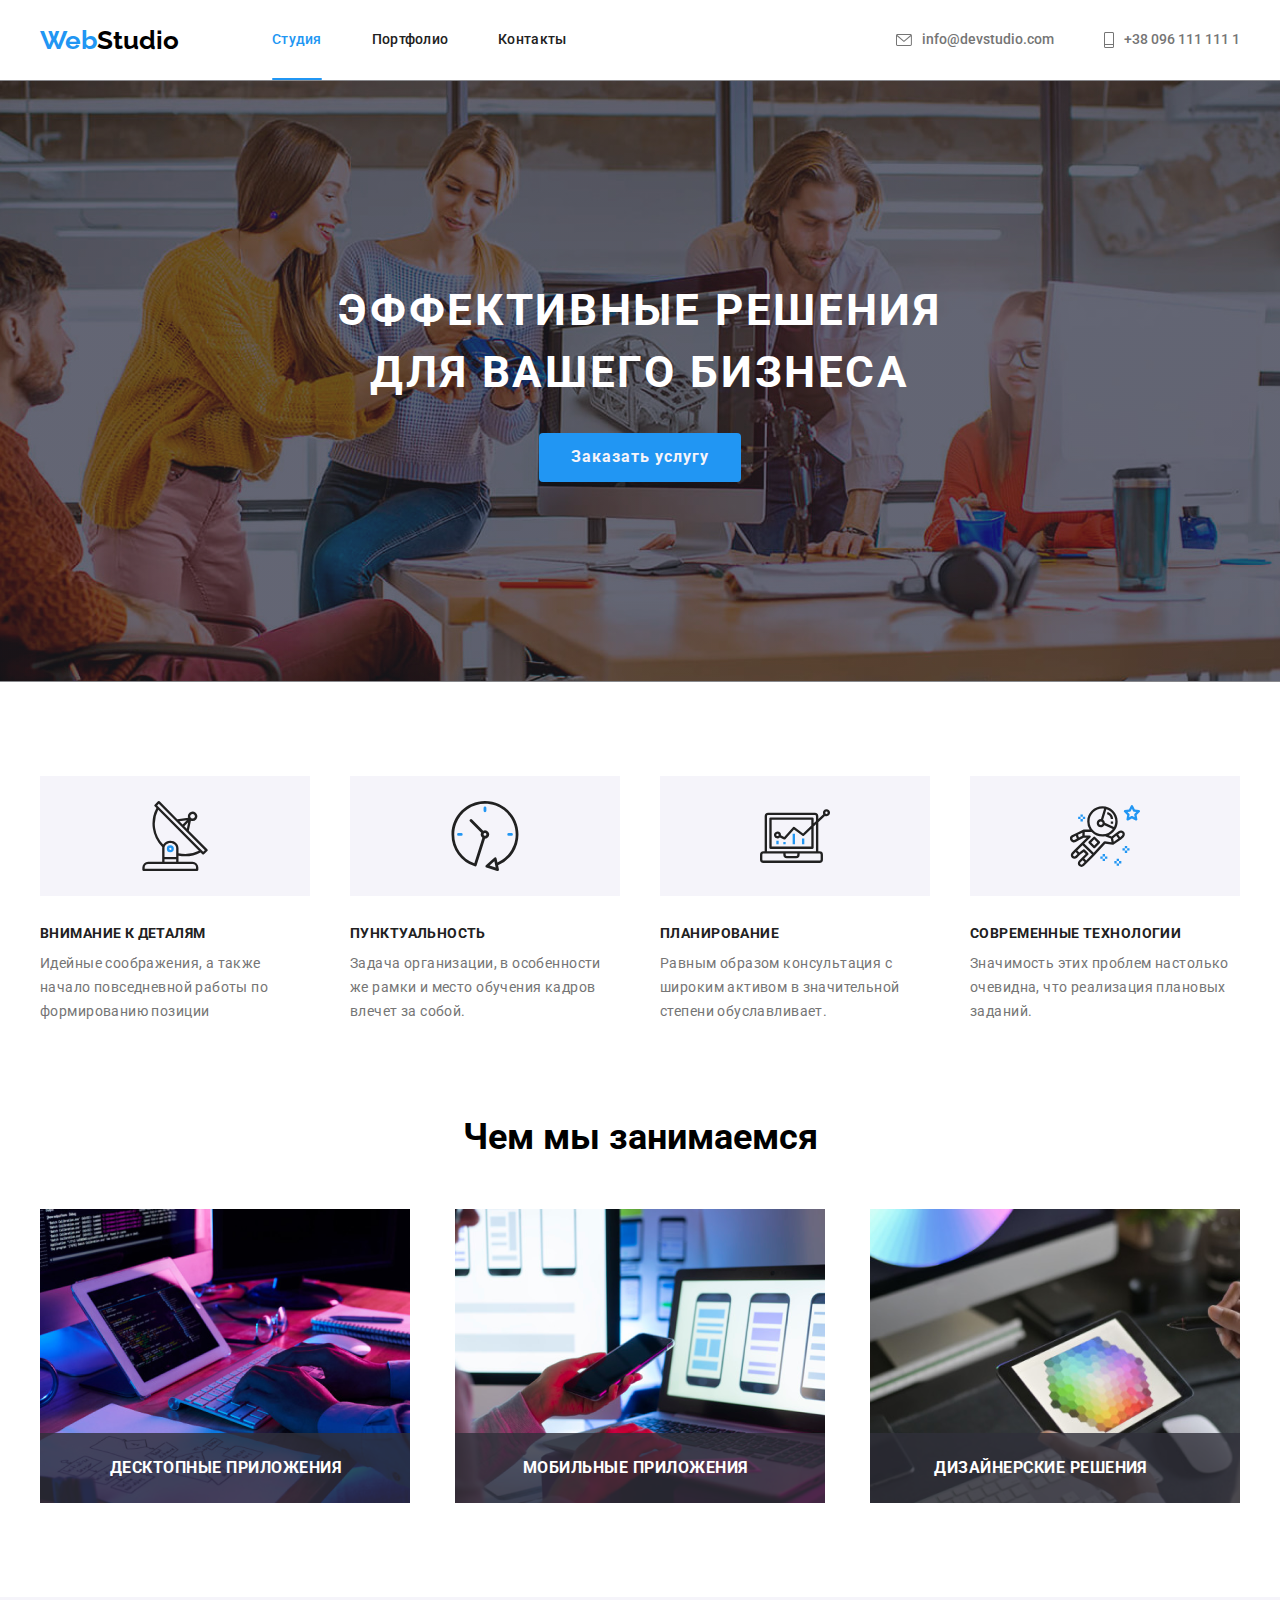
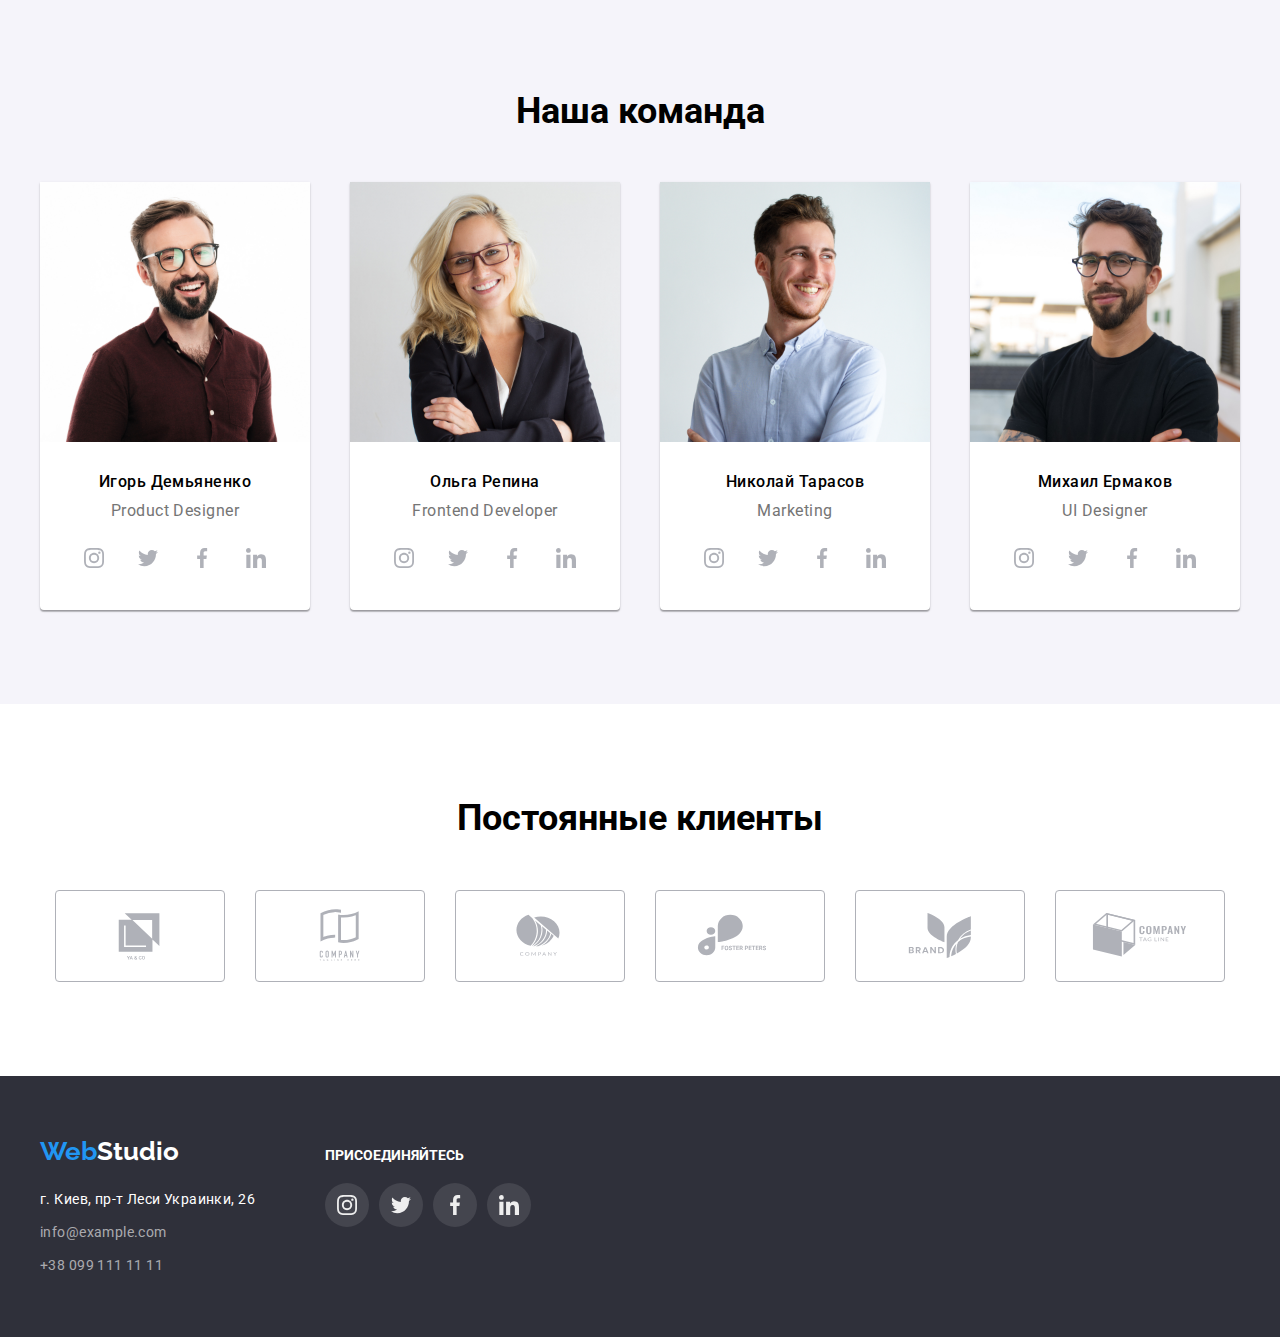
<file: index.html>
<!DOCTYPE html>
<html lang="ru">
<head>
  <meta charset="UTF-8">
  <meta http-equiv="X-UA-Compatible" content="IE=edge">
  <meta name="viewport" content="width=device-width, initial-scale=1.0">
 <title>WebStudio</title>
 <link href="https://fonts.googleapis.com/css2?family=Raleway:wght@700&family=Roboto:wght@400;500;700;900&display=swap" rel="stylesheet"> 
 <link rel="stylesheet" href="https://cdnjs.cloudflare.com/ajax/libs/modern-normalize/1.1.0/modern-normalize.min.css">
 <link rel="stylesheet" href="./css/styles.css"/>
 </head>

<body>

<!--- Шапка сайта -->
 
  <header>
    <div  class="container page-header">
    <nav class="site-nav">
      <a href="./index.html" class="logo logos" lang="en" style= "color: #2196F3;">Web<span class="logo-second logos">Studio</span></a>
      <ul class="nav">
            <li class="item">
              <a href="./studio.tml" class="link  current" style= "color: #2196F3;">Студия</a>
            </li>
            <li class="item"><a href="./portfolio.html" class="link">Портфолио</a>
            </li>
            <li class="item"><a href="" class="link">Контакты</a>
            </li>
          </ul>
      </nav>
      
        <ul class="contact-nav">
        <li>
           <a class="nav-contact" href="mailto:info@devstudio.com" > 
              <svg class="icon-mail" width = "16" height = "12" >
            <use href="./images/icons.svg#envelope"></use>
          </svg>info@devstudio.com</a>
        </li>
       <li>
          <a class="nav-contact"   href="tel:+380961111111" ><svg class="icon-item" width = "10" height = "16">
            <use href="./images/icons.svg#smartfone"></use></svg>+38 096 111 111 1 </a>
          </li>
         </ul>
        </div>
      
  </header>
 <main>


<section class="hero">
  <div class="container">
  <h1 class="hero-title">Эффективные решения  для вашего бизнеса</h1>
 <button type="button" class="button-header" data-modal-open>Заказать услугу</button>
</div>
</section>

<!-- характеристики -->

<section class="section">
  <div class="container">


  <h2 class="visually-hidden"> Характеристики </h2>
   <ul class="featurest-list">
   <li class="item ">
     <div class=" rectangia ">
    <svg  width = "70" height = "70">
      <use href="./images/icons.svg#antenna"></use>
    </svg>
  </div>
    <h3 class="section-title"> Внимание к деталям </h3>
     <p class="feature-text"> Идейные соображения, а также начало повседневной работы по формированию позиции</p>
  </li>
  <li class="item">
    <div class=" rectangia ">
    <svg  width = "70" height = "70">
      <use href="./images/icons.svg#clock"></use>
    </svg>
    </div>
    <h3 class="section-title">Пунктуальность</h3>
    <p class="feature-text"> Задача организации, в особенности же рамки и место обучения кадров влечет за собой. </p>
  </li>
  
  <li class="item">
    <div class=" rectangia ">
    <svg  width = "70" height = "70">
      <use href="./images/icons.svg#diagram"></use>
    </svg>
    </div>
    <h3 class="section-title">Планирование</h3>
     <p class="feature-text"> Равным образом консультация с широким активом в значительной степени обуславливает.</p>
  </li>
 <li class="item">
  <div class=" rectangia ">
  <svg  width = "70" height = "70">
    <use href="./images/icons.svg#astronaut"></use>
  </svg>
  </div>
      <h3 class="section-title">Современные технологии</h3>
      <p class="feature-text">Значимость этих проблем настолько очевидна, что реализация плановых заданий.</p>
</li>
  </ul>
</div>
</section>
 
<!-- Деятельность -->
<section class="section  blok">
  <div class="container">
 <h2 class="box-header"> Чем мы занимаемся</h2>
  <ul class="box-img">
   <li class="item">
     <div class="label">
     <img src="./images/img(3).png" alt="Набор кода в программе" width="370">
    <h3 class="name-label">Десктопные приложения</h3>
</div>
</li>
<li class="item">
  <div class="label">
  <img src="./images/img(4).png" alt="Процесс работы телефон с компьютером" width="370">
  <h3 class="name-label"> Мобильные приложения</h3>
</div>
</li>
  <li class="item">
    <div class="label">
    <img src="./images/img(5).png" alt="Работа с графикой" width="370"> 
    <h3 class="name-label">Дизайнерские решения</h3>
  </div>
</li>
</ul>
</div>
</section>

  <!-- Команда -->

  <section class="section cooper">
    <div class="container">
    <h2 class="team-header"> Наша команда </h2>
<ul class="team-card">
    <li class="worker"> <img src="./images/demynenko.jpg" alt="Фото Демьяненко" width="270">
    <div class="team">
    <h3 class="text">Игорь Демьяненко</h3> 
    <p class="srift"> Product Designer</p>
     <ul class="socials">
       <li class="socials-item">
         <a class="socials-link" href="">
      <svg class="socials-icon"  width="20" height="20" >
        <use href="./images/icons.svg#instagram" width = "20px" height = "20px"></use>
      </svg>
    </a>
    </li>
    <li class="socials-item">
      <a class="socials-link" href="">
      <svg class="socials-icon"  width="20" height="20">
        <use href="./images/icons.svg#twitter"></use>
      </svg>
      </a>
    </li>
    <li class="socials-item">
      <a class="socials-link" href="">
      <svg class="socials-icon"  width="20" height="20">
        <use href="./images/icons.svg#facebook"></use>
      </svg>
    </a>
    </li>
    <li class="socials-item">
      <a class="socials-link" href="">
      <svg class="socials-icon"  width="20" height="20">
        <use href="./images/icons.svg#linkedin"></use>
      </svg>
      </a>
    </li>
    </ul>
</div>
  </li>
  <li class="worker"> <img  src="./images/repina.jpg" alt="Фото Репина" width="270">
      <div class="team">
    <h3 class="text"> Ольга Репина </h3> 
     <p class="srift">Frontend Developer </p> 
     <ul class="socials">
      <li class="socials-item">
        <a class="socials-link" href="">
     <svg class="socials-icon"  width="20" height="20" >
       <use href="./images/icons.svg#instagram" width = "20px" height = "20px"></use>
     </svg>
   </a>
   </li>
   <li class="socials-item">
     <a class="socials-link" href="">
     <svg class="socials-icon"  width="20" height="20">
       <use href="./images/icons.svg#twitter"></use>
     </svg>
     </a>
   </li>
   <li class="socials-item">
     <a class="socials-link" href="">
     <svg class="socials-icon"  width="20" height="20">
       <use href="./images/icons.svg#facebook"></use>
     </svg>
   </a>
   </li>
   <li class="socials-item">
     <a class="socials-link" href="">
     <svg class="socials-icon"  width="20" height="20">
       <use href="./images/icons.svg#linkedin"></use>
     </svg>
     </a>
   </li>
   </ul>
    </div>
  </li>
    <li class="worker"> <img src="./images/tarasov.jpg" alt="Фото Тарасов" width="270">
      <div class="team">
     <h3 class="text"> Николай Тарасов </h3> 
     <p class="srift"> Marketing </p>
     <ul class="socials">
      <li class="socials-item">
        <a class="socials-link" href="">
     <svg class="socials-icon"  width="20" height="20" >
       <use href="./images/icons.svg#instagram" width = "20px" height = "20px"></use>
     </svg>
   </a>
   </li>
   <li class="socials-item">
     <a class="socials-link" href="">
     <svg class="socials-icon"  width="20" height="20">
       <use href="./images/icons.svg#twitter"></use>
     </svg>
     </a>
   </li>
   <li class="socials-item">
     <a class="socials-link" href="">
     <svg class="socials-icon"  width="20" height="20">
       <use href="./images/icons.svg#facebook"></use>
     </svg>
   </a>
   </li>
   <li class="socials-item">
     <a class="socials-link" href="">
     <svg class="socials-icon"  width="20" height="20">
       <use href="./images/icons.svg#linkedin"></use>
     </svg>
     </a>
   </li>
   </ul>
    </div>
   </li>
    <li class="worker"> <img src="./images/ermakov.jpg" alt="Фото Ермаков" width="270">
      <div class="team">
      <h3 class="text"> Михаил Ермаков </h3> 
     <p class="srift"> UI Designer </p> 
     <ul class="socials">
      <li class="socials-item">
        <a class="socials-link" href="">
     <svg class="socials-icon"  width="20" height="20" >
       <use href="./images/icons.svg#instagram" width = "20px" height = "20px"></use>
     </svg>
   </a>
   </li>
   <li class="socials-item">
     <a class="socials-link" href="">
     <svg class="socials-icon"  width="20" height="20">
       <use href="./images/icons.svg#twitter"></use>
     </svg>
     </a>
   </li>
   <li class="socials-item">
     <a class="socials-link" href="">
     <svg class="socials-icon"  width="20" height="20">
       <use href="./images/icons.svg#facebook"></use>
     </svg>
   </a>
   </li>
   <li class="socials-item">
     <a class="socials-link" href="">
     <svg class="socials-icon"  width="20" height="20">
       <use href="./images/icons.svg#linkedin"></use>
     </svg>
     </a>
   </li>
   </ul>
      </div>
    </li>
  </ul>
</div>
</section>

<section class="section">
<div class="container">
<h2 class="team-header"> Постоянные клиенты </h2>
<ul class="constanta">
  <li class="client-item">
    <a class="client" href="">
      <svg class="client-icon" width="106" height="60" >
        <use href="./images/icons.svg#Logo6">
      </use>
      </svg>
    </a>
  </li>
  <li class="client-item">
    <a class="client"  href="">
      <svg class="client-icon" width="106" height="60">
        <use href="./images/icons.svg#Logo4">
      </use>
      </svg>
    </a>
  </li>
  <li class="client-item">
    <a class="client" href="">
      <svg class="client-icon" width="106" height="60" >
        <use href="./images/icons.svg#Logo3">
      </use>
      </svg>
    </a>
  </li>
  <li class="client-item">
    <a class="client"  href="">
      <svg class="client-icon" width="106" height="60" >
        <use href="./images/icons.svg#Logo2">
      </use>
      </svg>
    </a>
  </li>
  <li class="client-item">
    <a class="client"  href="">
      <svg class="client-icon" width="106" height="60">
        <use href="./images/icons.svg#Logo1">
      </use>
      </svg>
    </a>
  </li>
  <li class="client-item">
    <a class="client"  href="">
      <svg class="client-icon" width="106" height="60">
        <use href="./images/icons.svg#Logo">
      </use>
      </svg>
    </a>
  </li>
</ul>
</div>
</section>
</main>
<div class="backdrop  is-hidden" data-modal>
  <div class="modal">
    <button class="vector-modal" name="button" data-modal-close>
    <svg width = "11" height = "11"  >
      <use href="./images/symbol-defs.svg#Vector2"></use>
    </svg>
    </button>
  </div>
  </div>


<footer>
  
  <div class="footer">
    <div class="container  footer-container">
      <div class="podval">
     <a href="./index.html" class="logo logos" lang="en" style="color: #2196F3;">Web<span class="logo-second name  logos">Studio</span></a>
      <address>
       <ul class="contact">
      <li > <a class="litter-contact  map" href="https://www.google.com/maps/place/%D0%B1%D1%83%D0%BB.+%D0%9B%D0%B5%D1%81%D0%B8+%D0%A3%D0%BA%D1%80%D0%B0%D0%B8%D0%BD%D0%BA%D0%B8,+26,+%D0%9A%D0%B8%D0%B5%D0%B2,+02000/@50.4265807,30.5361971,17z/data=!3m1!4b1!4m5!3m4!1s0x40d4cf0e033ecbe9:0x57a4dffefec77da0!8m2!3d50.4265807!4d30.5383858">г. Киев, пр-т Леси Украинки, 26</a></li>
      <li > <a class="litter-contact  time" href="mailto:info@example.com"> info@example.com </a></li>
      <li > <a class=" point" href="tel:+380991111111"> +38 099 111 11 11 </a></li>
</ul>
</address>
</div>

<div class="all-vector">
 <p class="vector">присоединяйтесь</p>
   
  <ul class="socials">
    <li class="socials-item">
      <a class="socials-footer" href="">
   <svg class="icon-footer"  width="20" height="20" >
     <use href="./images/icons.svg#instagram" width = "20" height = "20"></use>
   </svg>
 </a>
 </li>
 <li class="socials-item">
   <a class="socials-footer" href="">
   <svg class="icon-footer"  width="20" height="20">
     <use href="./images/icons.svg#twitter"></use>
   </svg>
   </a>
 </li>
 <li class="socials-item">
   <a class="socials-footer" href="">
   <svg class="icon-footer"  width="20" height="20">
     <use href="./images/icons.svg#facebook"></use>
   </svg>
 </a>
 </li>
 <li class="socials-item">
   <a class="socials-footer" href="">
   <svg class="icon-footer"  width="20" height="20">
     <use href="./images/icons.svg#linkedin"></use>
   </svg>
   </a>
 </li>
 </ul>
</div>

</div>
</div>

</footer>

<script src="./js/modal.js"></script>
</body>
</html>
</file>
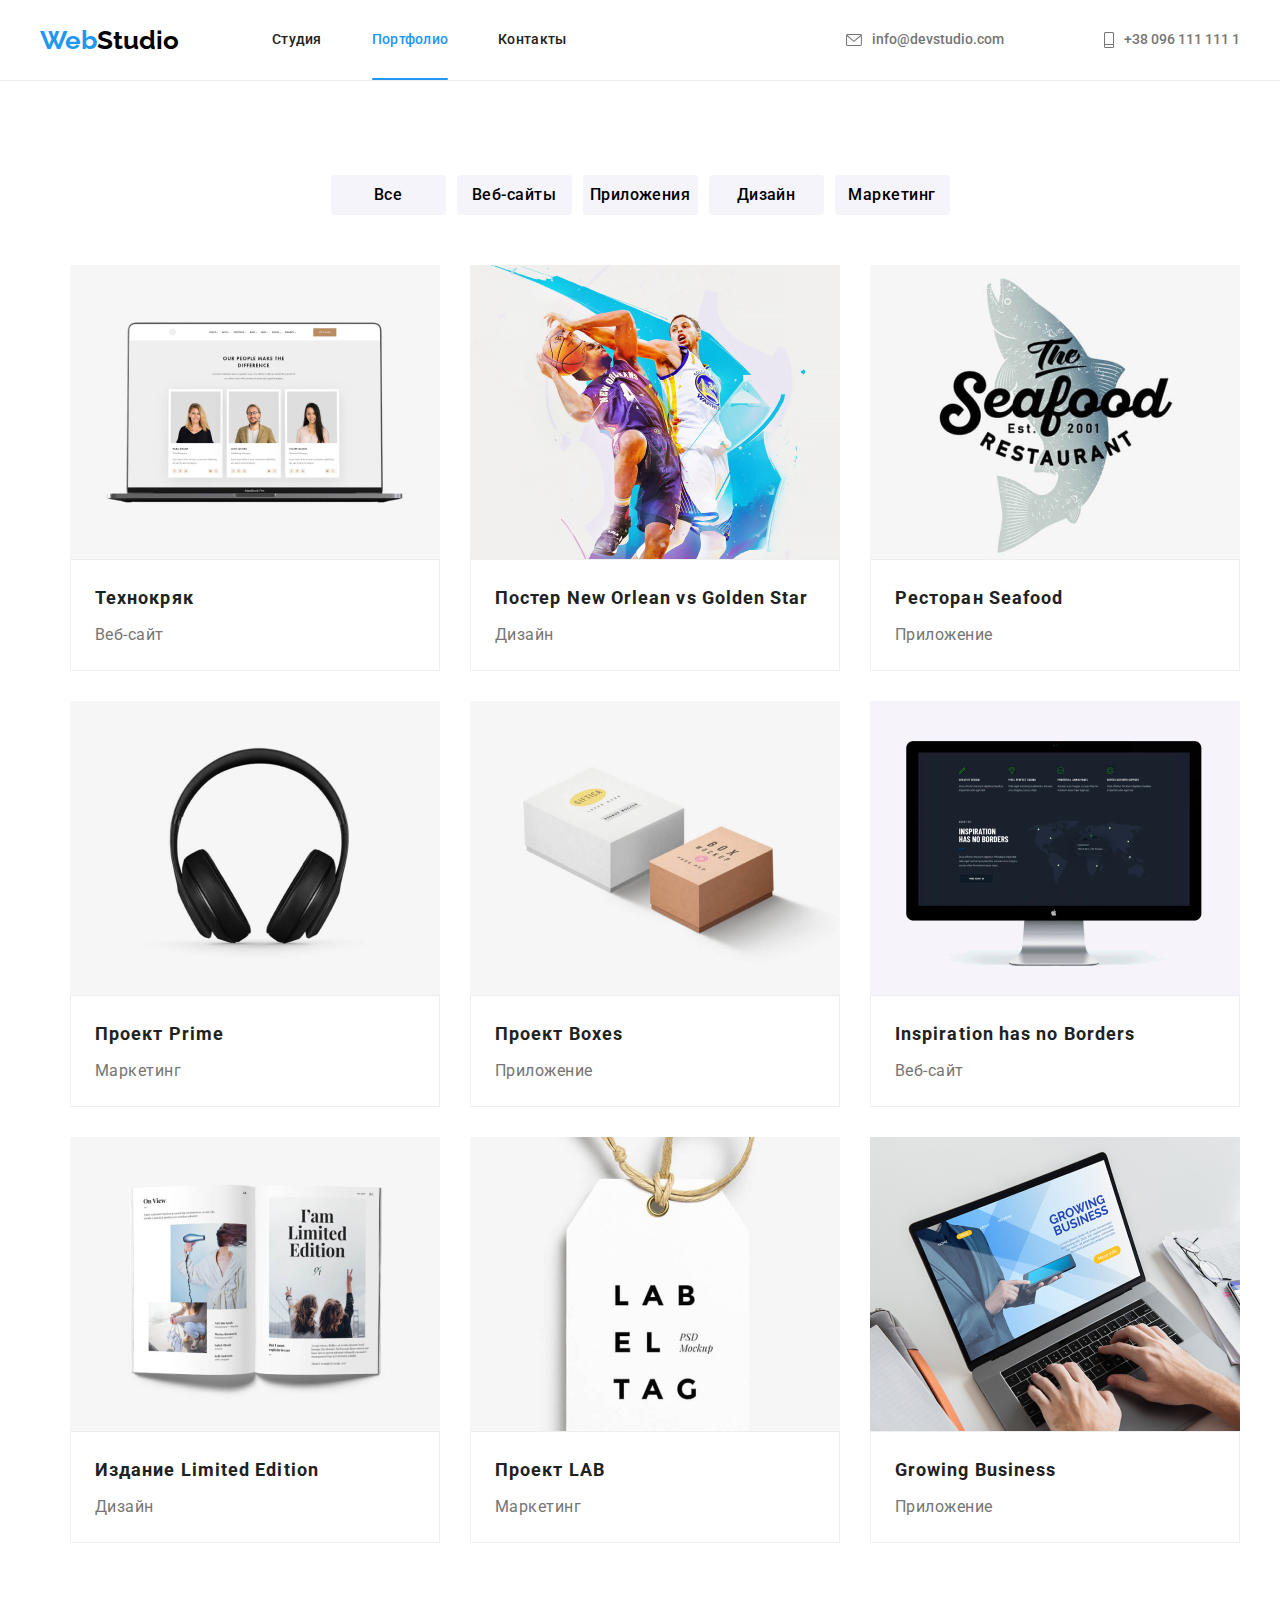
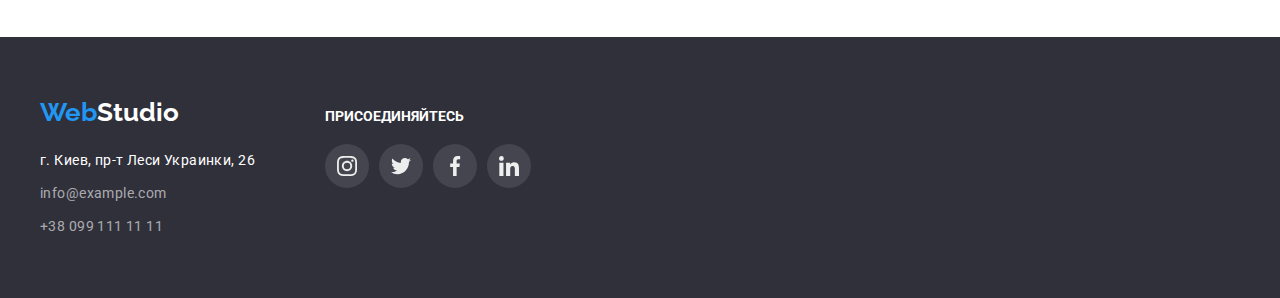
<file: portfolio.html>
<!DOCTYPE html>
<html lang="ru">
<head>
  <meta charset="UTF-8">
  <meta http-equiv="X-UA-Compatible" content="IE=edge">
  <meta name="viewport" content="width=device-width, initial-scale=1.0">
 <title>WebStudio</title>
 <link href="https://fonts.googleapis.com/css2?family=Raleway:wght@700&family=Roboto:wght@400;500;700;900&display=swap" rel="stylesheet"> 
 <link rel="stylesheet" href="https://cdnjs.cloudflare.com/ajax/libs/modern-normalize/1.1.0/modern-normalize.min.css">
 <link rel="stylesheet" href="./css/styles.css" />
</head>

<body>
       
  <header class="header-por">
  <div class="container page-header  " >
  <nav class="site-nav">
      <a href="./index.html" class="logo  logos" lang="en" style= "color: #2196F3;" >Web<span class="logo-second  logos">Studio</span></a>
      <ul class="nav">
            <li class="item"><a href="./index.html" class="link">Студия</a></li>
            <li class="item"><a href="./portfolio.html" class="link  current"  style= "color: #2196F3;">Портфолио</a></li>
            <li class="item"><a href="" class="link">Контакты</a></li>
          </ul>
        </nav>
        <ul class="contact-nav  link-van">
          <li class="item"><a href="mailto:info@devstudio.com" class="nav-contact"><svg class="icon-mail" width = "16" height = "12" >
            <use href="./images/icons.svg#envelope"></use>
          </svg>info@devstudio.com</a></li>
          <li class="item"><a href="tel:+380961111111" class="nav-contact"><svg class="icon-item" width = "10" height = "16" >
            <use href="./images/icons.svg#smartfone"></use></svg>+38 096 111 111 1</a></li>
         </ul>
  </div>
      </header>


 <main> 
   <section class="section">
  <div class="container">
<h1  class="visually-hidden" >Портфолио</h1>
<div class="filter-nav">
<button type="button" class="filter  but-shadow">Все</button>
<button type="button" class="filter  but-shadow" >Веб-сайты</button>
<button type="button" class="filter  but-shadow">Приложения</button>
<button type="button" class="filter  but-shadow">Дизайн</button>
<button type="button" class="filter  but-shadow" >Маркетинг</button>
</div>


<ul class="portfolio">
  
  <li class="element ">  
    <a class="span-shadow" href="">
      <div class="overlay">
   <img  src="./images/texno.png" alt="Технокряк" width="370">
  <div class="overlay-card">
   <p class="overlay-text">Ресурс предлагает комплексные предложения с разным уровнем функционала и сервисов.
    Все это позволит посетителю получить исчерпывающие сведения о компании или частном лице.</p>
  </div>
</div>
<div class="box-bottom">
  <h2 class="title">Технокряк</h2>
   <p class="project">Веб-сайт</p>
  </div>
  </a>
</li>



<li class="element">
  <a class="span-shadow" href="">
  <div class="overlay">
      <img src="./images/постер.png" alt="Постер New Orlean vs Golden Star" width="370">
  <div class="overlay-card">
    <p class="overlay-text">Ресурс предлагает комплексные предложения с разным уровнем функционала и сервисов.
     Все это позволит посетителю получить исчерпывающие сведения о компании или частном лице.</p>
   </div>
 </div>
  <div class="box-bottom">
  <h2 class="title">Постер New Orlean vs Golden Star</h2>
  <p class="project">Дизайн</p>
  </div>
</a>
</li>


<li class="element">
  <a class="span-shadow" href="">
    <div class="overlay">
<img src="./images/ресторан.png" alt="Ресторан Seafood" width="370">
<div class="overlay-card">
  <p class="overlay-text">Ресурс предлагает комплексные предложения с разным уровнем функционала и сервисов.
   Все это позволит посетителю получить исчерпывающие сведения о компании или частном лице.</p>
 </div>
</div>
<div class="box-bottom">
<h2 class="title">Ресторан Seafood</h2>
<p class="project">Приложение</p>
</div>
</a>
</li>


<li class="element">
  <a class="span-shadow" href="">
  <div class="overlay">
<img src="images/наушники.png" alt="Наушники" width="370">
  <div class="overlay-card">
    <p class="overlay-text">Ресурс предлагает комплексные предложения с разным уровнем функционала и сервисов.
     Все это позволит посетителю получить исчерпывающие сведения о компании или частном лице.</p>
   </div>
  </div>
  <div class="box-bottom">
<h2 class="title"> Проект Prime</h2>
  <p class="project">Маркетинг</p>
</div>
</a>
</li>


  <li class="element">
    <a  class="span-shadow" href="">
      <div class="overlay">
<img src="./images/проект.png" alt="Проект" width="370">
<div class="overlay-card">
  <p class="overlay-text">Ресурс предлагает комплексные предложения с разным уровнем функционала и сервисов.
   Все это позволит посетителю получить исчерпывающие сведения о компании или частном лице.</p>
 </div>
</div>
  <div class="box-bottom">
  <h2 class="title">Проект Boxes</h2>
  <p class="project">Приложение</p>
</div>
    </a>
</li>

<li class="element">
  <a class="span-shadow" href="">
  <div class="overlay">
  <img src="./images/inspiration.png" alt="Монитор" width="370">
 <div class="overlay-card">
  <p class="overlay-text">Ресурс предлагает комплексные предложения с разным уровнем функционала и сервисов.
   Все это позволит посетителю получить исчерпывающие сведения о компании или частном лице.</p>
 </div>
</div>
    <div class="box-bottom">
    <h2 class="title">Inspiration has no Borders</h2>
    <p class="project">Веб-сайт</p>
</div>
  </a>
</li>

  <li class="element">
    <a class="span-shadow" href="">
    <div class="overlay">
    <img src="./images/издание.png" alt="Журнал" width="370">
    <div class="overlay-card">
      <p class="overlay-text">Ресурс предлагает комплексные предложения с разным уровнем функционала и сервисов.
       Все это позволит посетителю получить исчерпывающие сведения о компании или частном лице.</p>
     </div>
    </div>
      <div class="box-bottom">
      <h2 class="title">Издание Limited Edition</h2>
      <p class="project">Дизайн</p>
  </div>
    </a>
  </li>

    <li class="element">
      <a class="span-shadow" href="">
      <div class="overlay">
      <img src="./images/LabelTag.png" alt="Этикетка" width="370">
      <div class="overlay-card">
        <p class="overlay-text">Ресурс предлагает комплексные предложения с разным уровнем функционала и сервисов.
         Все это позволит посетителю получить исчерпывающие сведения о компании или частном лице.</p>
       </div>
      </div>
        <div class="box-bottom">
        <h2 class="title">Проект LAB</h2>
        <p class="project">Маркетинг</p>
    </div>
      </a>
      </li>

      <li class="element">
        <a class="span-shadow" href="">
        <div class="overlay">
        <img src="./images/growing.png" alt="Набор текста" width="370">
      <div class="overlay-card">
        <p class="overlay-text">Ресурс предлагает комплексные предложения с разным уровнем функционала и сервисов.
         Все это позволит посетителю получить исчерпывающие сведения о компании или частном лице.</p>
       </div>
      </div>
          <div class="box-bottom">
          <h2 class="title">Growing Business</h2>
          <p class="project">Приложение</p>
      </div>
        </a>
      </li>
</ul>
</div> 
</section>
</main>

 <footer>

  <div class="footer ">
    <div class="container  footer-container">
      <div class="podval">
    <a href="./index.html" class="logo logos" lang="en" style="color: #2196F3;">Web<span class="logo-second name  logos">Studio</span></a>
      <address>
        <ul class="contact">
        <li> <a class="litter-contact map" href="https://www.google.com/maps/place/%D0%B1%D1%83%D0%BB.+%D0%9B%D0%B5%D1%81%D0%B8+%D0%A3%D0%BA%D1%80%D0%B0%D0%B8%D0%BD%D0%BA%D0%B8,+26,+%D0%9A%D0%B8%D0%B5%D0%B2,+02000/@50.4265807,30.5361971,17z/data=!3m1!4b1!4m5!3m4!1s0x40d4cf0e033ecbe9:0x57a4dffefec77da0!8m2!3d50.4265807!4d30.5383858">г. Киев, пр-т Леси Украинки, 26</a></li>
      <li><a class="litter-contact time" href="mailto:info@example.com"> info@example.com </a></li>
      <li ><a class="point" href="tel:+380991111111"> +38 099 111 11 11 </a></li>
      </ul>
    </address>
  </div>
  <div class="all-vector">
    <p class="vector">присоединяйтесь</p>
      
     <ul class="socials">
       <li class="socials-item">
         <a class="socials-footer" href="">
      <svg class="icon-footer"  width="20" height="20" >
        <use href="./images/icons.svg#instagram" width = "20" height = "20"></use>
      </svg>
    </a>
    </li>
    <li class="socials-item">
      <a class="socials-footer" href="">
      <svg class="icon-footer"  width="20" height="20">
        <use href="./images/icons.svg#twitter"></use>
      </svg>
      </a>
    </li>
    <li class="socials-item">
      <a class="socials-footer" href="">
      <svg class="icon-footer"  width="20" height="20">
        <use href="./images/icons.svg#facebook"></use>
      </svg>
    </a>
    </li>
    <li class="socials-item">
      <a class="socials-footer" href="">
      <svg class="icon-footer"  width="20" height="20">
        <use href="./images/icons.svg#linkedin"></use>
      </svg>
      </a>
    </li>
    </ul>
   </div>
    </div>
    </div>
  </footer>

</body>

</html>
</file>
<file: css/styles.css>
/*Цвет основного текста color: #212121 */
/* цвет вторичного текста #757575 */
/*акцент #2196F3 */

:root {
    --primary-text-color: #212121;
    --title-text-color:#757575;
    --accent-color: #2196f3;
    --primary-bg-color:#F5F4FA;
}

body { 
    font-family:Roboto,sans-serif;
    font-size:14px;
    background-color: var(--primary-text-color--);
    color: var(--primary-bg-color--)
}
h1, h2, h3, h4, h5, h6,p{margin: 0px;
  padding: 0px;}

.list{ list-style: none;
       padding-left: 0;
       margin: 0;}

       *,*::before,*::after{ box-sizing: inherit;}

.visually-hidden {
    position: absolute;
    width: 1px;
    height: 1px;
    margin: -1px;
    padding: 0;
    overflow: hidden;
    border: 0;
    clip: rect(0 0 0 0);
}
/*Логотип*/


.brd {border-bottom: 1px solid #ECECEC;}


.logo {
    font-family:  "Raleway", sans-serif;
    font-size: 26px;
    line-height: 1.19;
    text-decoration: none;
    margin-bottom: 0px;}
    
    .logo-second {
    color: #000000;
    font-weight: bold;
    }

    .logos {
        font-size: 26px;
        font-weight: bold;
        font-family: "Raleway", sans-serif;}


    .list{
        list-style: none;
        padding-left: 0;
        margin: 0;
    }

    ul{ 
        list-style: none;
        margin: 0;
        padding: 0;
    }
    
   
    .current::after{ 
        position: absolute;
        content:'';
        bottom: 0;
        left: 0;
        display: block;
        width: 100%;
        height: 2px;
        background-color: #2196F3;
        border-radius: 2px;

    }

    .menu-nav-list {
        margin-left: 93px;
        display: flex;  }
    

    .menu-nav-list .item + .item{
            margin-left: 50px;
        }
    
        .menu-nav-list :hover,
        .menu-nav-list :focus {
        color: var(--accent-color);
        }
   

    /* Основной сайт*/


     
    .container {
        width: 1200px;
        padding-left: 15px;
        padding-right: 15px;
        margin-left: auto;
        margin-right: auto;}
    
    
    .menu-nav-list :hover,
    .menu-nav-list :focus {
    color: var(--accent-color);}

    .nav-contact {
    display: flex;
    line-height:1.14;
    color: var(--title-text-color);
    transition-property: color;
    transition-duration: 250ms;
    transition-timing-function: cubic-bezier(0.4, 0, 0.2, 1);
    text-decoration: none;}



    .nav-contact:hover .icon-mail,
    .nav-contact:focus .icon-mail{  
        fill: #2196F3;}
        
    .nav-contact:hover .icon-item,
    .nav-contact:focus .icon-item{  
        fill: #2196F3;}        
            
    .nav-contact:hover,
    .nav-contact:focus {  
        color: var(--accent-color);}


 .hero { max-width: 1600px;
 text-align: center;
 padding: 200px 0 200px 0;
 margin: 0 auto;
 background-repeat: no-repeat;
 background-position: center;
 background-color: #C4C4C4;
 background-image: linear-gradient(
      to bottom,
      rgba(47, 48, 58, 0.4),
      rgba(47, 48, 58, 0.4)
    ),
    url(../images/hero.jpg);}


 .hero-title {
    width: 696px;
    margin:0 auto;
    text-align: center;
    font-size:44px;
    line-height: 1.4;
    color: #FFFFFF;
    text-transform: uppercase;
    letter-spacing: 0.06em;}    

.container-button{
margin-top: 30px;    
text-align: center;}


.hero .button-header {
    margin-top: 30px;
    font-weight: bold;
    padding: 10px 32px;
    font-size: 16px;
    letter-spacing: 0.06em;
    border-radius: 4px;
    line-height: 1.8;
    color: var(--primary-bg-color);
    background-color: var(--accent-color);
    border: none;
}


.button-header:hover,
.button-header:focus{
    cursor: pointer; 
}


.backdrop{
    z-index: 10;
    position: fixed;
    top:0;
    left:0;
    width: 100%;
    height: 100%;
    background-color: rgba(0, 0, 0, 0.2);
    opacity: 1;
    transition: opacity 250ms cubic-bezier(0.4, 0, 0.2, 1);}

.modal {
position: absolute;

top:50%;
left:50%;  

width:528px;
height:581px;

background-color: #FFFFFF;

transform:  translate(-50%, -50%) scale(1);
transition: transform 250ms cubic-bezier(0.4, 0, 0.2, 1);}


.backdrop.is-hidden {
    opacity: 0;
    pointer-events: none;
    visibility: hidden;
}

.backdrop.is-hidden .modal{
    transform: translate(-50%, -50%) scale(0.9);}


.vector-modal{
    box-sizing: border-box;
    display: flex;
    justify-content: center;
    align-items: center;
    margin-left: 490px;
    margin-top: 8px;
    margin-right: 8px;
    width: 30px;
    height: 30px;
    background-color:#FFFFFF;
    border-radius: 50%;
    border: 1px solid #AFB1B8; rgba(0, 0, 0, 0.1);}

.section {
    padding-top: 94px;
    padding-bottom: 94px;
}

.blok {padding-top: 0;}


.section-title {
    font-size: 14px;
    margin-top: 0;
    margin-bottom: 10px;
    letter-spacing: 0.03em;
    text-transform: uppercase;
    font-weight: bold;
    font-style: 700;
    line-height: 1.14;
    color: var(--primary-text-color)}

.featurest-list {
display: flex;
justify-content: space-between;}


.rectangia {background-color: var(--primary-bg-color);
    width: 270px;
    height: 120px;
    display: flex;
    justify-content: center;
    align-items: center;
    padding: 25 100 25 100;
    margin-bottom: 30px;}


.featurest-list .item + .item{
    margin-left: 30px
}

.feature-text{
    font-family: "Roboto", sans-serif;
    font-size: 14px;
    font-style: 400;
    letter-spacing: 0.03em;
    line-height: 1.7;
    width: 270px;
    color:var(--title-text-color);
}



.box-header {
    margin-top: 0px;
    margin-bottom: 50px;
    font-size:36px;
    line-height:1.16;
    text-align: center;
}

.box-img {
    display: flex;
    justify-content: space-between;
}

.box-img .item{

width: 370px;
height: 294px;
left: 215px;
}


img{display: block;
    max-width: 100%;
    height: auto;}

 .label {
     position: relative;
 }


 .label::before{
     content: '';
     position: absolute;
     display: inline-block;
     margin-top: 224px;
     width: 370px;
     height: 70px;
     background-color: rgba(47, 48, 58, 0.8);
     background-position: 50% 100%;
 }   


 .name-label {
     position: absolute;
     top:85%;
     display: flex;
     transform: translateX(30%);
     color:#FFFFFF;
     text-transform: uppercase;
     letter-spacing: 0.03em;}

 .cooper {
     background-color: #F5F4FA;
    
 }

.team-card {
        justify-content: space-between; 
        display: flex;
        background-color: var(--primary-bg-color);
        margin-top: 50px;}
        
        
.srift { color: var(--title-text-color);
         font-family: "Roboto" , sans-serif;
         font-style: normal;
         font-weight: normal;
         font-size: 16px;
         line-height: 19px;
         text-align: center;
         letter-spacing: 0.03em;
          margin-bottom: 16px;}

.team { padding-top: 30px;
        padding-bottom: 30px;}  
        
.text { margin-bottom: 10px;
    font-weight: 500;
    font-size: 16px;
    line-height: 19px;
    text-align: center;
    letter-spacing: 0.03em;}        

.team-header{
    margin: 0;
    font-size: 36px;
    text-align: center;}



.worker{
background: #FFFFFF;
box-shadow: 0px 1px 3px rgba(0, 0, 0, 0.12), 0px 1px 1px rgba(0, 0, 0, 0.14), 0px 2px 1px rgba(0, 0, 0, 0.2);
border-radius: 0px 0px 4px 4px;
text-align: center;
width: 270px;
height: 428px;
}
    

.worker .item + .item {
    margin-left: 30px;
}


.socials-link {
    display: flex;
    justify-content: center;
    align-items: center;
    width: 44px;
    height: 44px;
    background-color:#FFFFFF;
    border-radius: 50%;
    background-size: 20px;
    background-position: center;
    transition-property: color;
transition-duration: 250ms;
transition-timing-function: cubic-bezier(0.4, 0, 0.2, 1);}

.socials-link:hover .socials-icon,
.socials-link:focus .socials-icon{
    background-color: #2196f3;
    fill: #FFFFFF;
}    

.socials-link:hover ,
.socials-link:focus{
    background-color: #2196f3;
}    

.socials-icon {fill: #AFB1B8;}

 .socials { display: flex;
    justify-content: center;} 

 .socials-item:not(:last-child){ margin-right: 10px;}

.socials {display:flex;}


.footer {
    padding: 60px 0 60px 0;
    background-color:  #2F303A;
}


.map {
    color: #FFFFFF;}

.name {color: #FFFFFF;
    margin-top: 0px;
    margin-bottom: 0px;}


.time {
    border-top: 9px;
    color: rgba(255, 255, 255, 0.6);}
   

/*линия портфолио*/

.header-por { 
    border-bottom: 1px solid #ECECEC;
}

.nav {display: flex;
      margin-left: 93px;}


/* СТИЛИ PORTFOLIO*/
.container {
        width: 1200px;
        padding-left: 15px;
        padding-right: 15px;
        margin-left: auto;
        margin-right: auto;}
        
.page-header {
display: flex;}


.overlay{
    position: relative;
}

.overlay-card{  
    content: '';
    position: absolute;
    display: inline-block;
    top:0;
    left:0;
    width: 100%;
    height: 100%;
    background-color: rgba(33, 150, 243, 0.9);
    transform: translateY(100%);
    transition: transform 250ms cubic-bezier(0.4, 0, 0.2, 1);}

 .element:hover 
 .overlay-card{
     transform: translateY(0);} 

.overlay{overflow: hidden;}

.overlay-card {
    position: absolute;}

.overlay-text{
    display: block;
    font-weight: 400;
    font-size: 18px;
    line-height: 1.5;
    letter-spacing: 0.03em;
    color:rgba(255, 255, 255, 1);
    padding-top: 63px;
    padding-left: 24px;
    transition: transform 250ms cubic-bezier(0.4, 0, 0.2, 1);}

/*Site nav*/

.site-nav {
    display: flex;
    align-items: center;
  }

.site-nav .item + .item{
    margin-left:50px;
}

.link {
    position: relative;
}

.site-nav .link {
display: block;
padding-top: 32px;
padding-bottom: 32px;
font-family: Roboto, sans-serif;
font-weight: 500;
font-size: 14px;
line-height:1.14;
letter-spacing: 0.02em;
color: var(--primary-text-color);
transition-property: color;
transition-duration: 250ms;
transition-timing-function: cubic-bezier(0.4, 0, 0.2, 1);
text-decoration: none;
}

.site-nav .link:hover,
.site-nav .link:focus{
color:var(--accent-color); 
}

.contact {
    margin-top: 20px;
    margin-bottom: 0px;
}

.contact-nav {
    display: inline-flex;
    margin-left: auto; 
    padding-top: 32px;
    padding-bottom: 32px;
    font-family: Roboto, sans-serif;
    font-weight: 500;    
    line-height: 1.14;}




    .icon-item {
    fill:#757575;  
    margin-right: 10px;
    margin-left: 50px;}

.icon-mail {
    margin-right: 10px;
    fill: #757575;
    align-self: center;}

.contact-nav .item + .item
{margin-left: 50px;}





/*Portfolio*/

.filter-nav {
    margin-bottom: 50px;
    text-align: center;

   
}

.filter{
    background: #F5F4FA;
    border-radius: 4px;
    font-family: Roboto, sans-serif;
    font-weight: 500;
    font-size: 16px;
    line-height:1.62;
    cursor: pointer;
    border: transparent;
    letter-spacing: 0.03em;
    width: 103px;
    height: 38px;
    transition-property: color;
    transition-duration: 250ms;
    transition-timing-function: cubic-bezier(0.4, 0, 0.2, 1);
}

.filter-nav .filter + .filter
{margin-left: 8px;}

.filter:hover,
.filter:focus{
color: var(--primary-bg-color);
background-color: var(--accent-color);
}

.color{ color: #2196f3;}




a { text-decoration: none;}

.title {
font-weight: 700;
font-size: 18px;
line-height: 2;
margin-bottom: 4px;
letter-spacing: 0.06em;
}

.portfolio {
    margin-top: -30px;
    padding: 0;
    display:flex;
    flex-wrap: wrap;
    list-style: none;}


.span-shadow:hover,
.span-shadow:focus
 {box-shadow: 0px 1px 1px rgba(0, 0, 0, 0.12), 0px 4px 4px rgba(0, 0, 0, 0.06), 1px 4px 6px rgba(0, 0, 0, 0.16);}   

 .span-shadow {
     display: block;
 }


.but-shadow:hover,
.but-shadow:focus {
    box-shadow: 0px 3px 1px rgba(0, 0, 0, 0.1), 0px 1px 2px rgba(0, 0, 0, 0.08), 0px 2px 2px rgba(0, 0, 0, 0.12);
}


.element {
    margin-left: 30px;
    margin-top: 30px;
    background: #FFFFFF;
    box-sizing: border-box;
    border-left: 30px;
    border-right: 30px;
    border-bottom: 30px;}

.element .title{
    color: var(--primary-text-color);
}

.project {
 font-family: Roboto, sans-serif;
font-weight: 400;   
font-size: 16px;
line-height:1.87;
letter-spacing: 0.03em;
color: var(--title-text-color);
text-decoration:none;
margin-top: 0;}



.element.project {
    color: var(--title-text-color);
}

.box-bottom {
    border: 1px solid #EEEEEE;
    padding-left: 24px;
    padding-top: 20px;
    padding-bottom: 20px;}
    
    
    /*Footer*/

.litter-contact{
    display: block;
    margin-bottom: 9px;
    line-height: 24px;
    letter-spacing:0.03em;
    text-decoration: none;
    font-style: normal;}
    




   /* Постоянніе клиенты*/


   .constanta{ 
       display: flex;
    justify-content: center;
    padding-top: 50px;} 


    .client {
        display: flex;
        justify-content: center;
        align-items: center;
         width: 170px;
        height: 92px;
        background-color:#FFFFFF;
        border: 1px solid #AFB1B8;
        box-sizing: border-box;
        border-radius: 4px;
        transition-property: color;
        transition-duration: 250ms;
        transition-timing-function: cubic-bezier(0.4, 0, 0.2, 1);}

 
    .client-icon {fill: #AFB1B8;}
    

    .client-item:not(:last-child){ margin-right: 30px;}

    
    .client:hover .client-icon,
    .client:focus .client-icon{  fill: #2196F3;}
        
    .client:hover,
    .client:focus { border: 1px solid #2196f3;}
  
  

    .all-vector { display:inline-block;
        margin-left: 70px;}
   


    .vector{
    margin-bottom: 20px;
    text-transform: uppercase;
    color: #FFFFFF;
    font-weight: 700;}


    .socials-footer { display: flex;
        justify-content: center;
        align-items: center;
        width: 44px;
        height: 44px;
        background-color: rgba(255, 255, 255, 0.1);
        border-radius: 50%;
        background-size: 20px;
        background-position: center;
        transition-property: color;
        transition-duration: 250ms;
        transition-timing-function: cubic-bezier(0.4, 0, 0.2, 1);}


        .icon-footer {fill: #EEEEEE;}

.socials-footer:hover,
.socials-footer:focus{
    background-color: #2196f3;
}    


.point {
    margin-bottom: 0px;
    line-height: 24px;
    letter-spacing:0.03em;
    font-style: normal;
    border-top: 9px;
color: rgba(255, 255, 255, 0.6)}

.podval { display:block}

.footer-container {display: flex;
    align-items: baseline;}
</file>
